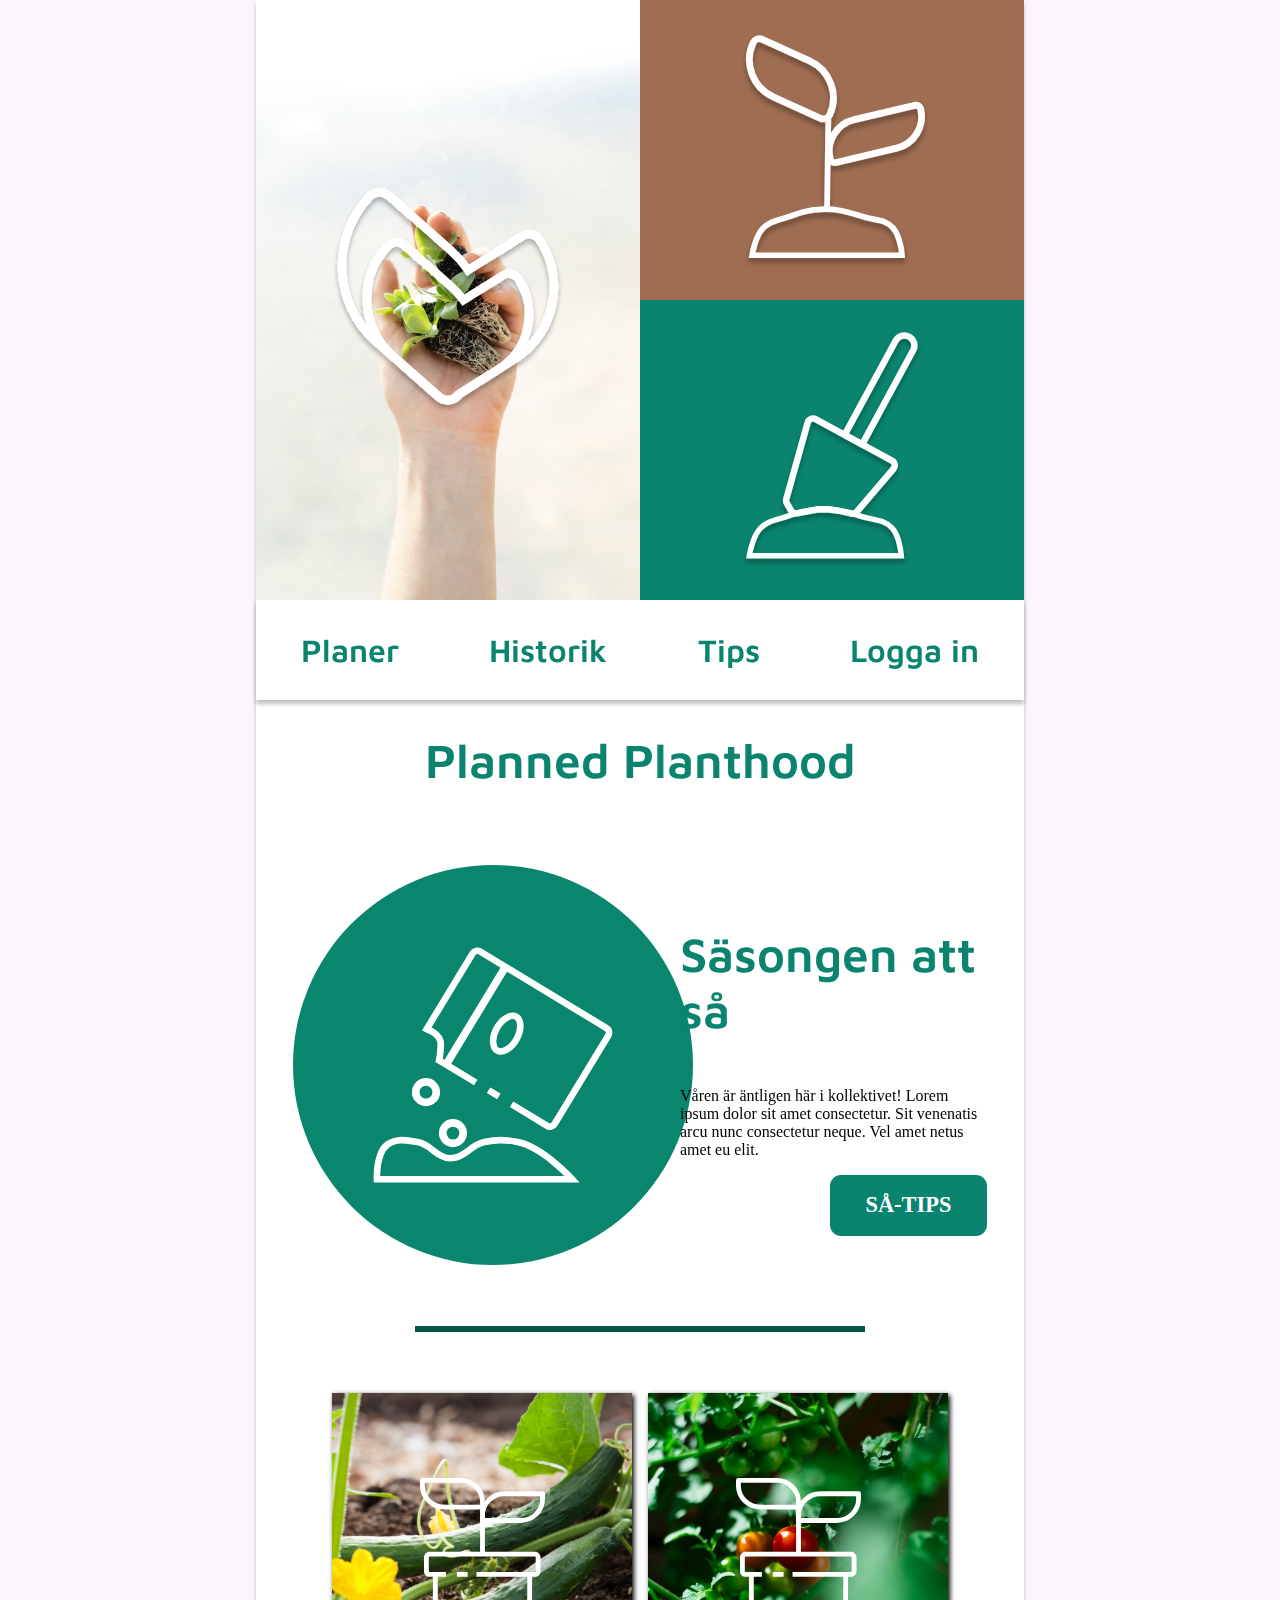
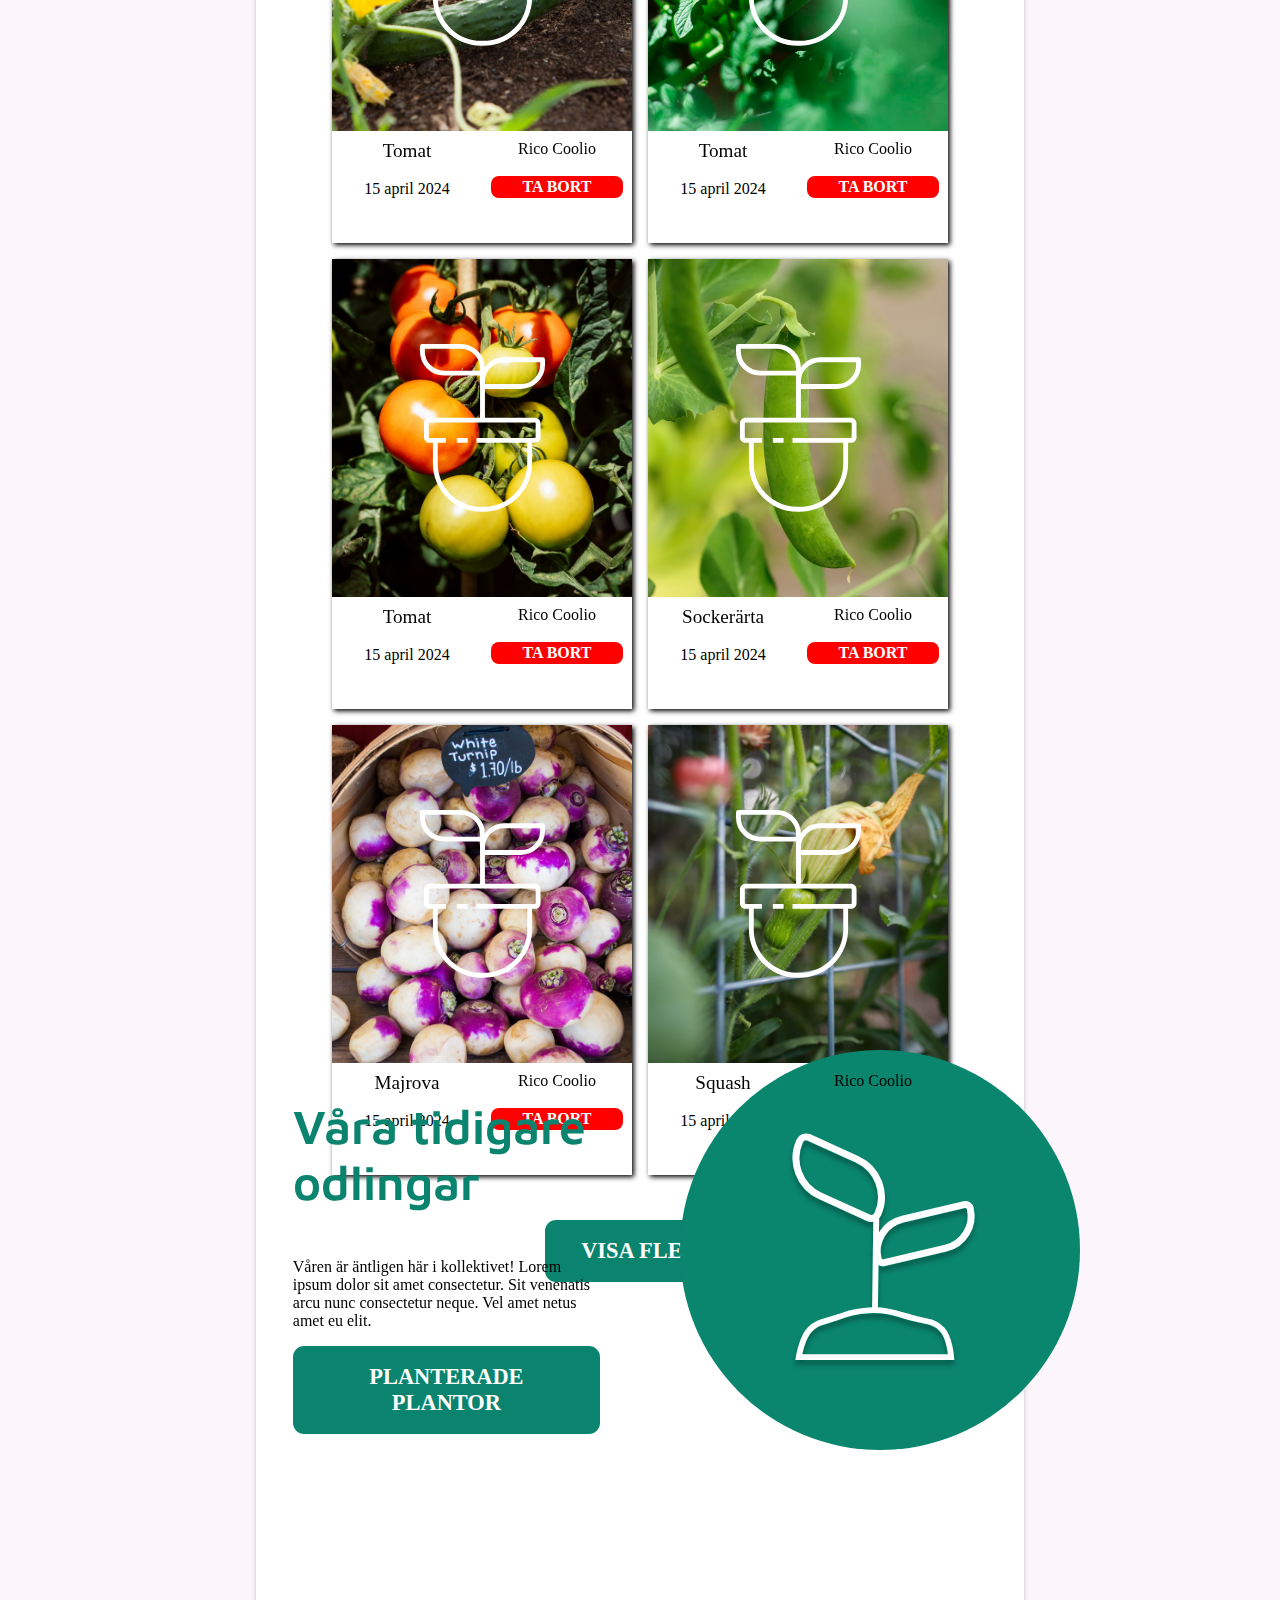
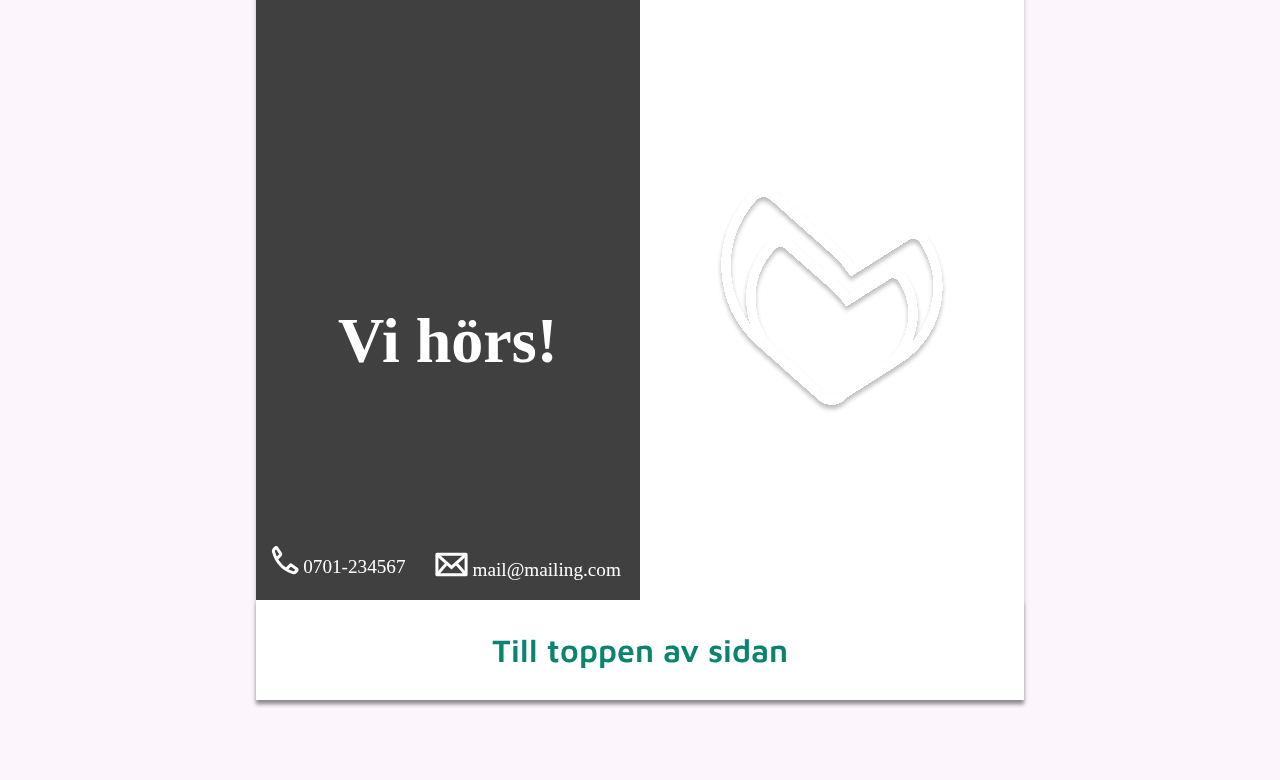
<file: index.html>
<!DOCTYPE html>
<html lang="en">
<head>
    <meta charset="UTF-8">
    <meta name="viewport" content="width=device-width, initial-scale=1.0">
    <link rel="stylesheet" href="style.css">
    <link href='https://fonts.googleapis.com/css?family=Maven Pro' rel='stylesheet'>
    <title>Document</title>
</head>
<body>
    <div class="wrapper">
        <header>
            <figure class="header-ol">
                <img src="images/hand.jpeg" alt="">
                <img class="float" src="images/Logo.svg" alt="">
                <figure class="threelinesmenu"><a href="mysidor.html"><img src="images/threelines.svg" alt=""></a></figure>
            </figure>
            <figure class="header-double">
                <img src="images/seedling.svg" alt="">
                <img src="images/dig.svg" alt="">
            </figure>
        </header>
        <nav>
            <a href="#">Planer</a>
            <a href="#">Historik</a>
            <a href="#">Tips</a>
            <a href="mysidor.html">Logga in</a>
        </nav>
        <main>
            <h1>
                Planned Planthood
            </h1>
            <section class="topmain">
                <article class="sectiongap">
                    <figure class="greencircle">
                        <img src="images/Vectorseedpackage.svg" alt="">
                    </figure>
                </article>
                <article class="sectiongap">
                    <h1>Säsongen att så</h1>
                    <p>Våren är äntligen här i kollektivet! 
                        Lorem ipsum dolor sit amet consectetur. Sit venenatis arcu nunc consectetur neque. Vel amet netus amet eu elit.</p>
                        <button id="greenbutton">Så-tips</button>
                    </article>
                </section>
                <line></line>
                
                    <section class="plantbox">
                        <article class="card">
                            <figure class="cardimg">
                                <img src="images/gurka.avif" style="width:100%" alt="">
                                <img src="images/plant.svg" alt="">
                            </figure>
                            <figcaption class="cardtext">
                                <section class="captionseperator">
                                    <h2>Tomat</h2>
                                    <time datetime="2024-04-15"> 15 april 2024</time>
                                </section>
                                <section class="captionseperator">
                                    <p>Rico Coolio</p>
                                    <button id="redbutton">Ta Bort</button>
                                    <img class="garbagered" src="images/garbage.svg" alt="Ta Bort">
                                </section>
                            </figcaption>
                        </article>
                        <article class="card">
                            <figure class="cardimg">
                                <img src="images/tomat.avif" style="width:100%" alt="">
                                <img src="images/plant.svg" alt="">
                            </figure>
                            <figcaption class="cardtext">
                                <section class="captionseperator">
                                    <h2>Tomat</h2>
                                    <time datetime="2024-04-15"> 15 april 2024</time>
                                </section>
                                <section class="captionseperator">
                                    <p>Rico Coolio</p>
                                    <button id="redbutton">Ta Bort</button>
                                    <img class="garbagered" src="images/garbage.svg" alt="Ta Bort">
                                </img>
                            </figcaption>
                        </article>
                        <article class="card">
                            <figure class="cardimg">
                                <img src="images/tomater.avif" style="width:100%" alt="">
                                <img src="images/plant.svg" alt="">
                            </figure>
                            <figcaption class="cardtext">
                                <section class="captionseperator">
                                    <h2>Tomat</h2>
                                    <time datetime="2024-04-15"> 15 april 2024</time>
                                </section>
                                <section class="captionseperator">
                                    <p>Rico Coolio</p>
                                    <button id="redbutton">Ta Bort</button>
                                    <img class="garbagered" src="images/garbage.svg" alt="Ta Bort">
                                </img>
                            </figcaption>
                        </article>
                        <article class="card">
                            <figure class="cardimg">
                                <img src="images/ärta.avif" style="width:100%" alt="">
                                <img src="images/plant.svg" alt="">
                            </figure>
                            <figcaption class="cardtext">
                                <section class="captionseperator">
                                    <h2>Sockerärta</h2>
                                    <time datetime="2024-04-15"> 15 april 2024</time>
                                </section>
                                <section class="captionseperator">
                                    <p>Rico Coolio</p>
                                    <button id="redbutton">Ta Bort</button>
                                    <img class="garbagered" src="images/garbage.svg" alt="Ta Bort">
                                </section>
                            </figcaption>
                        </article>
                        <article class="card">
                            <figure class="cardimg">
                                <img src="images/lilagrönsak.avif" style="width:100%" alt="">
                                <img src="images/plant.svg" alt="">
                            </figure>
                            <figcaption class="cardtext">
                                <section class="captionseperator">
                                    <h2>Majrova</h2>
                                    <time datetime="2024-04-15"> 15 april 2024</time>
                                </section>
                                <section class="captionseperator">
                                    <p>Rico Coolio</p>
                                    <button id="redbutton">Ta Bort</button>
                                    <img class="garbagered" src="images/garbage.svg" alt="Ta Bort">
                                </img>
                            </figcaption>
                        </article>
                        <article class="card">
                            <figure class="cardimg">
                                <img src="images/cloesupväxt.avif" style="width:100%" alt="">
                                <img src="images/plant.svg" alt="">
                            </figure>
                            <figcaption class="cardtext">
                                <section class="captionseperator">
                                    <h2>Squash</h2>
                                    <time datetime="2024-04-15"> 15 april 2024</time>
                                </section>
                                <section class="captionseperator">
                                    <p>Rico Coolio</p>
                                    <button id="redbutton">Ta Bort</button>
                                    <img class="garbagered" src="images/garbage.svg" alt="Ta Bort">
                                </img>
                            </figcaption>
                        </article>
                    </section>
                <button id="greenbutton" style="align-self: center;">Visa Fler</button>
                
            </main>
            <section class="secondpiece">
                <article class="sectiongap">
                    <h1>Våra tidigare odlingar</h1>
                    <p>Våren är äntligen här i kollektivet! 
                        Lorem ipsum dolor sit amet consectetur. Sit venenatis arcu nunc consectetur neque. Vel amet netus amet eu elit.</p>
                        <button id="greenbutton">Planterade plantor</button>
                    </article>
                    <article class="sectiongap">
                        <figure class="greencircle">
                            <img src="images/seedling.svg" alt="">
                        </figure>
                    </article>
                </section>
                <footer class="firstfooter">
                    <section class="containerthem">
                        <figure class="blackfooter">
                            <h3 style="align-self: center;">
                                Vi hörs!
                            </h3>
                            <figcaption class="details">
                                <p>0701-234567</p>
                                <p>mail@mailing.com</p>
                            </figcaption>
                        </figure>
                        <section class="half">
                            <img class="float" src="images/Logo.svg"alt="">
                        </section>
                    </section>
                    
                </footer>
                
                <nav class="nav">
                    <a href="#">Till toppen av sidan</a>
                </nav>
            </div>
            
        </body>
        </html>
</file>
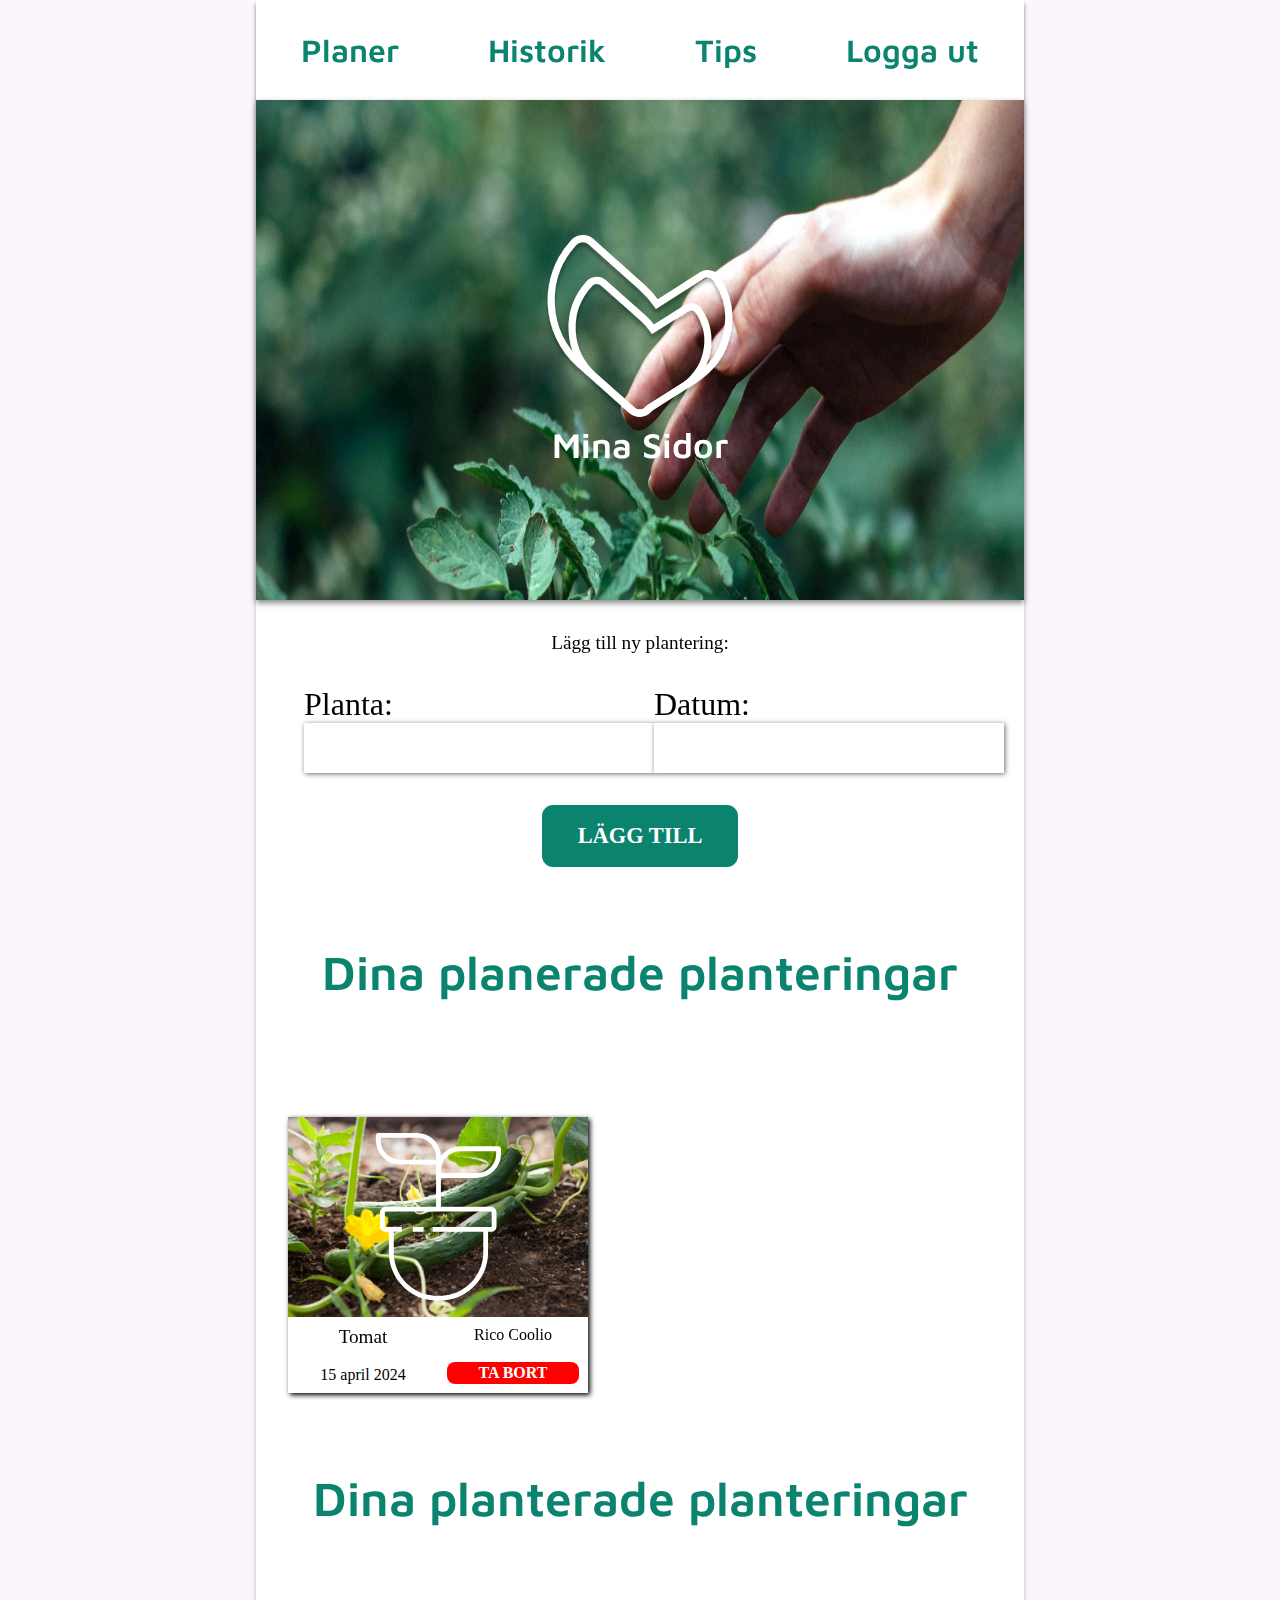
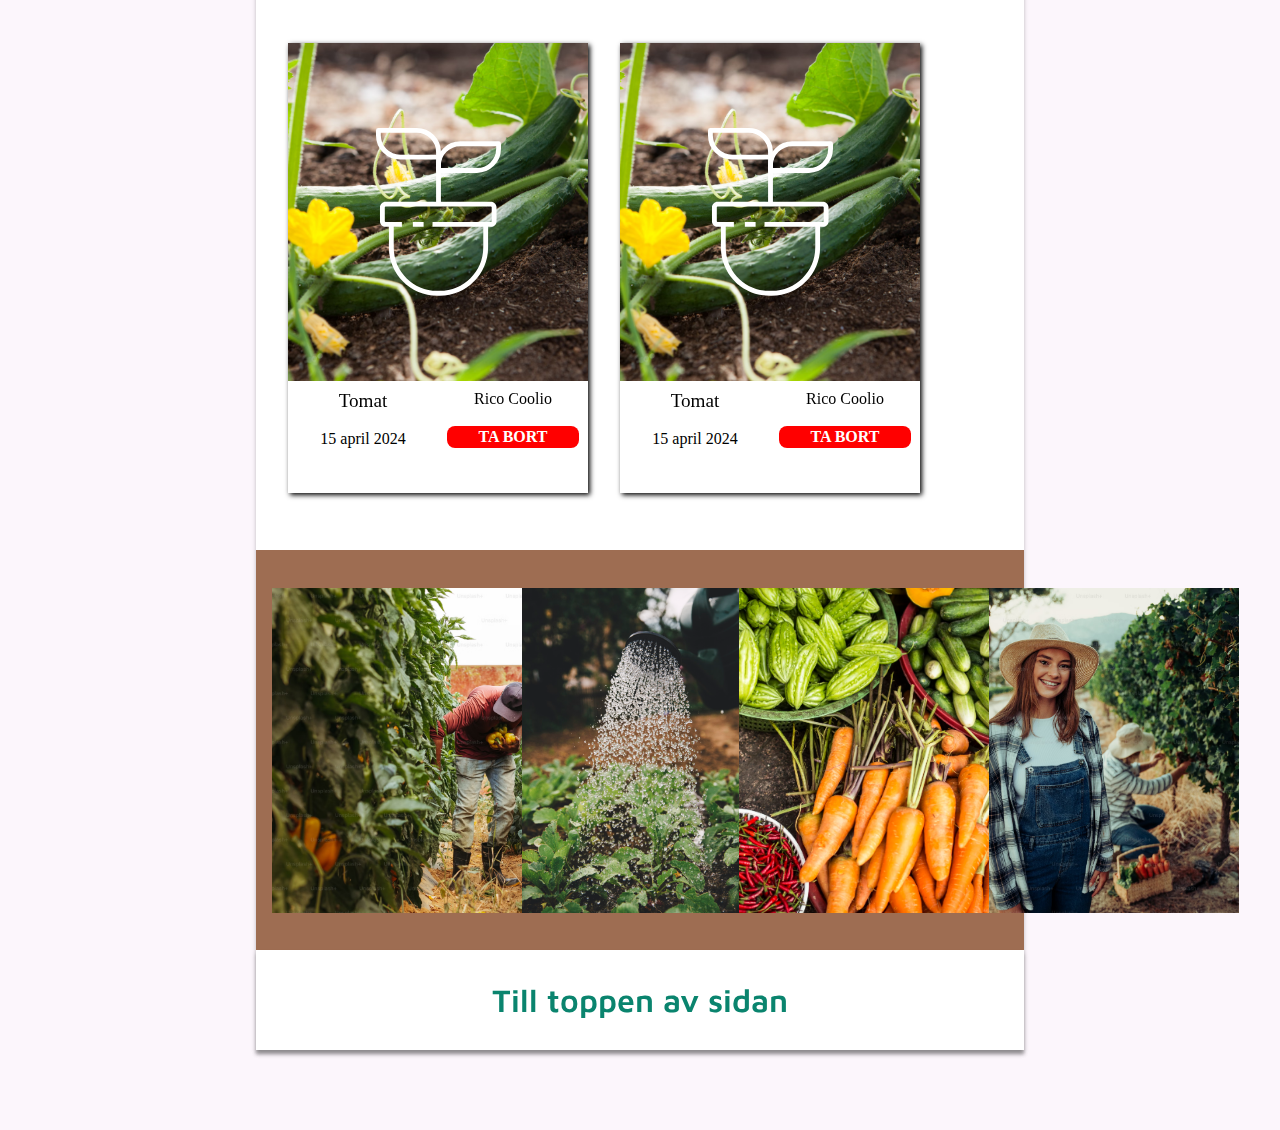
<file: mysidor.html>
<!DOCTYPE html>
<html lang="en">
<head>
    <meta charset="UTF-8">
    <meta name="viewport" content="width=device-width, initial-scale=1.0">
    <link rel="stylesheet" href="style.css">
    <link rel="stylesheet" href="mysidorstyles.css">
    <link href='https://fonts.googleapis.com/css?family=Maven Pro' rel='stylesheet'>
    <title>My Sidor</title>
</head>
<body> 
    <div class="wrapper">
        <nav>
            <a href="#">Planer</a>
            <a href="#">Historik</a>
            <a href="#">Tips</a>
            <a href="index.html">Logga ut</a>
        </nav>
        <header>
            <figure class="float">
                <img src="images/Logo.svg" alt="">
                <h1>Mina Sidor</h1>
            </figure>
            <figure class="threelinesmenu"><a href="index.html"><img src="images/threelines.svg" alt=""></a></figure>
        </header>
        <main>
                <section class="plants">
                    <span>
                        <h2>Lägg till ny plantering: </h2>
                    </span>
                    <article class="plantstogether">
                        <section>
                            <p>Planta:</p>
                            <input type="text" name="Planta" id="">
                        </section>
                        <section>
                            <p>Datum:</p>
                            <input type="text" name="Datum" id="">
                        </section>
                    </article>
                    <button id="greenbutton" style="align-self: center;">Lägg till</button>
                </section>

                <h1>Dina planerade planteringar</h1> 
                <article class="card">
                    <figure class="cardimg">
                        <img src="images/gurka.avif" style="width:100%" alt="">
                        <img src="images/plant.svg" alt="">
                    </figure>
                    <figcaption class="cardtext">
                        <section class="captionseperator">
                            <h2>Tomat</h2>
                            <time datetime="2024-04-15"> 15 april 2024</time>
                        </section>
                        <section class="captionseperator">
                            <p>Rico Coolio</p>
                            <button id="redbutton">Ta Bort</button>
                            <img class="garbagered" src="images/garbage.svg" alt="Ta Bort">
                        </section>
                    </figcaption>
                </article> 
                <h1>Dina planterade planteringar</h1>
                <section class="together">
                    <article class="card">
                        <figure class="cardimg">
                            <img src="images/gurka.avif" style="width:100%" alt="">
                            <img src="images/plant.svg" alt="">
                        </figure>
                        <figcaption class="cardtext">
                            <section class="captionseperator">
                                <h2>Tomat</h2>
                                <time datetime="2024-04-15"> 15 april 2024</time>
                            </section>
                            <section class="captionseperator">
                                <p>Rico Coolio</p>
                                <button id="redbutton">Ta Bort</button>
                                <img class="garbagered" src="images/garbage.svg" alt="Ta Bort">
                            </section>
                        </figcaption>
                    </article>
                    <article class="card">
                        <figure class="cardimg">
                            <img src="images/gurka.avif" style="width:100%" alt="">
                            <img src="images/plant.svg" alt="">
                        </figure>
                        <figcaption class="cardtext">
                            <section class="captionseperator">
                                <h2>Tomat</h2>
                                <time datetime="2024-04-15"> 15 april 2024</time>
                            </section>
                            <section class="captionseperator">
                                <p>Rico Coolio</p>
                                <button id="redbutton">Ta Bort</button>
                                <img class="garbagered" src="images/garbage.svg" alt="Ta Bort">
                            </section>
                        </figcaption>
                    </article>
                </section>
            </main>
            <footer class="secondfooter">
                <img src="images/plockar.avif" alt="">
                <img src="images/vattenkanna.avif" alt="">
                <img src="images/massagrönsaker.avif" alt="">
                <img src="images/tjejmedhatt.avif" alt="">
            </footer>
            <nav class="nav">
                <a href="#">Till toppen av sidan</a>
            </nav>
        </div>
    </body>
    </html>
</file>
<file: style.css>
* {
    box-sizing: border-box;
}
body {
    display: flex;
    margin: 0;
    margin-bottom: 5em;
    padding: 0;
    background-color: rgb(252, 246, 252) ;
}

article {
    display: flex;
}


figure {
    margin-block-start: 0;
    margin-block-end: 0;
    margin-inline-start: 0;
    margin-inline-end: 0;
    unicode-bidi: isolate;
}

h1, h2, h3, p, a {
    text-rendering: optimizeLegibility !important;
    -webkit-font-smoothing: antialiased !important;
    filter:blur(0.5px);
    font-smooth: antialiased;
}


p {
    margin-block-start: 0;
    margin-block-end: 0;
    font-size: 1.5em;
    -webkit-font-smoothing: antialiased;
}

.wrapper {
    display: grid;
    grid-template-columns: repeat(24, 1fr);
    grid-auto-rows: minmax(25px, 50px);
    max-width: 60vw;
    min-height: 100vh;
    margin: 0 auto;
    background-color: white;
    flex-shrink: 0;
    flex-grow: 0;
    flex-basis: 100%;
    box-shadow: 0px 4px 4px 0px rgba(0, 0, 0, 0.25);

    nav {
        grid-column: span 24;
        grid-row: span 2;
        justify-content: space-around;
        align-items: center;
        font-family: 'Maven Pro';
        box-shadow: 0px 4px 4px 0px rgba(0, 0, 0, 0.25); 

    }
    nav a {
        text-decoration: none;
        color:rgb(10, 132, 110);
        font-size: 2em;
        font-weight: 600;
        
    } 
}
.wrapper > * {  
    display: flex;
}
.wrapper header {
    grid-column: span 24;
    grid-row: span 12;
    display: flex;
    width: 100%;
    height: 100%;
    box-shadow: none;
}
.header-ol {
    width: 50%;
    height: 100%;
    display: flex;
    justify-content: center;
    
}        .header-ol img:first-child{
    width: 100%;
    height: 100%;
    object-fit: cover;
}
.float {
    position: absolute;
    height: 25%;
    width: 25%;
    align-self: center;
}
.header-double {
    display: flex;
    width: 50%;
    height: 50%;
    flex-direction: column;

    img {
        width: 100%;
        height: 100%;
        padding: 2em;
    }
}

main section button {
    align-self: flex-end;
}

.header-double img:nth-child(1) {
    background-color: rgb(158, 109, 82);
}
.header-double img:nth-child(2) {
    background-color: rgb(10, 132, 110);
}
.wrapper nav {
    grid-column: span 24;
    grid-row: span 2;
    justify-content: space-around;
    align-items: center;
    font-family: 'Maven Pro';
    box-shadow: 0px 4px 4px 0px rgba(0, 0, 0, 0.25); 
}
nav a {
    text-decoration: none;
    color:rgb(10, 132, 110);
    font-size: 2em;
    font-weight: 600;
    
}
.wrapper main {
    display: flex;
    grid-column: span 24;
    grid-row: span 36;
    flex-direction: column;
    gap:5vh;
    
} 
.wrapper h1 {
    align-self: center;
    color: rgb(10, 132, 110);
    font-size: 3em;
    font-family: 'Maven Pro';
    font-weight: 600;
}
.topmain {
    display: flex;
    flex-direction: row;
    justify-content: center;
    gap: 5em;
    flex-shrink: 1;
    grid-row: span 14;
}
.secondpiece {
    display: flex;
    flex-direction: row;
    justify-content: center;
    gap: 5em;
    flex-shrink: 1;
    grid-row: span 14;
    grid-column: span 24;
}
.sectiongap {
    display: flex;
    width: 40%;
    height: 100%;
    flex-direction: column;
    justify-content: center;
    flex-wrap: wrap;
    gap: 1em;
}
.greencircle {
    background-color:#0a856e;
    border-radius: 100%;
    display: flex;
    align-self: center;
    flex-shrink: 1;
    width: clamp(20em, 25em, 30em);
    height: clamp(20em, 25em, 30em);
}
.greencircle img {
    width: 100%;
    height: 100%;
    padding: 20%;
}
line {
    width: 50vh;
    border: 3px solid #055647;
    align-self: center;
    margin: 1em;
}
.card img:nth-child(2) {
    position: absolute;
    width: 125px;
    align-self: center;
}
.card {
    height: 450px;
    width: 300px;
    box-shadow: 2px 2px 5px black;
    display: flex;
    flex-direction: column;
    flex-shrink: 1;
}
.cardimg {
    display: flex;
    width: 100%;
    height: 75%;
    justify-content: center;
    flex: 0 1 auto;
} 
.cardimg img{
    object-fit: cover;
}
.cardtext {
    display: flex;
    text-align: center;
}
.cardtext > * {
    width: 50%;
    margin: 0;
}
.captionseperator {
        width: 100%;
        flex: 0 1 auto;
        height: 100%;
        display: flex;
        justify-content: space-between;
        flex-direction: column;
        align-items: center;
        gap: 2vh;
        padding: 1vh;
    }

.threelinesmenu {
    display: none;
    position: absolute;
    left: 88%;
    top: 2%;
}
.plantbox {
    display: flex;
    flex-wrap: wrap;
    gap: 1em;
    justify-content: center;
}
#redbutton {
    background-color: red;
    color: white;
    border: none;
    width: 100%;
    font-size: 1em;
    flex-grow: 1;
}
#greenbutton {
    background-color: rgb(10, 132, 110);
    padding: 0.8em 1.6em;
    font-size: 1.4em;
    color: white;
    width: fit-content;
}
main p {
    font-weight: 500;
}
button {
    font-family: 'Open Sans';
    font-style: normal;
    padding-block: 0;
    cursor: pointer;
    border-radius: 0.5em;
    border: 0;
    flex-shrink: 1;
    text-transform: uppercase;
    font-weight: 700;
}

.blackfooter {
    background-color: black;
    width: 50%;
    filter: opacity(75%);
    display: flex;
    flex: 1 0 auto;
    text-align: center;
    flex-direction: column;
    gap: 5em;
    justify-content: flex-end;
}
.blackfooter h3 {
    font-size: 4em;
    align-content: center;
}
.blackfooter > * {
    color: white;
    filter: opacity(100%);
}
.containerthem {
    display: flex;
    width:100%;
    height:100%;
}
.details {
    font-size: 1.2em;
    display: flex;
    justify-content: space-between;
    align-content: center;
    padding: 1em;
    align-items: center;
}
.half {
    width: 50%;
    height: 100%;
    display: flex;
    justify-content: center;
}
h2 {
    margin-block-start: 0;
    margin-block-end: 0;
    font-size: 1.5vw;
    font-weight: 500;
}
b {
    font-size: 1em;
    text-align: end;
}
p {
    font-size: 1em;
}
.details p:nth-child(1):before { 
    content: url('images/telephone.svg');
    position:relative; /*or absolute*/
    z-index:100000; /*a number that's more than the modal box*/
    right: 0.2em;
    top: 0.1em;
}
.details p:nth-child(2):before { 
    content: url('images/envelope.svg');
    position:relative; /*or absolute*/
    z-index:100000; /*a number that's more than the modal box*/
    right: 0.2em;
    top: 0.3em;
}
.garbagered {
    filter: invert(29%) sepia(86%) saturate(7455%) hue-rotate(355deg) brightness(95%) contrast(124%);
    display: none;
    width: 30px;
    height: 30px;
}
.garbagered img {
    height: 30px;
}
.wrapper .nav {
    grid-column: span 24;
    grid-row: span 2;
    justify-content: space-around;
    align-items: center;
    font-family: 'Maven Pro';
    box-shadow: 0px 4px 4px 0px rgba(0, 0, 0, 0.25); 
}
.nav a {
    text-decoration: none;
    color:rgb(10, 132, 110);
    font-size: 2em;
    font-weight: 600;
}

.firstfooter {
    grid-column: span 24;
    grid-row: span 12;
    background: url("images/handsidan.avif") no-repeat fixed center;
    background-size: 100%;
    background-position: 100%;
    width: 100%;
    height: 100%;
}



@media only screen and (max-width: 720px) {
    body {
        margin-bottom: 0;
    }
    .wrapper {
        max-width: 100vw;
    }
    .float {
        height: 50%;
        width: 50%;
    }
    .wrapper header {
        flex-direction: column;
    }
    .wrapper nav {
        display: none;
    }
    .header-ol {
        width: 100%;
        height: 100%;
    }
    .header-double {
        width: 100%;
        flex-direction: row;
    }
    .wrapper main {
        grid-row: 19 / 74;
    }
    h2 {
        font-size: 2em
    }
    .sectiongap {
        width: 100%;
        text-align: center;
        gap: 2em;
    }
    
    .captionseperator{
        justify-content:start;
    }

    .cardimg {
        height: 65%;
    }
    
    .wrapper section {
        align-items: center;
    }
    .wrapper main article {
        flex-wrap: wrap;
    }
    main section {
        gap: 2vh;
    }
    main section button {
        align-self: center;
    }
    
    .sectiongap {
        justify-content: center;
        align-items: center;
    }

    
    .secondpiece {
        gap: 5em;
        flex-shrink: 1;
        grid-row: span 20;
        grid-column: span 24;
        margin: 3em;
        flex-direction: column ;
        align-content: center;
        justify-content: center;
        align-items: center;
        
    }
    .card img:nth-child(2) {
        position: absolute;
        width: 125px;
        align-self: center;
    }
    
    #redbutton {
        display: none;
    }
    
    .garbagered {
        display: inline-block;
    }
    
    main p {
        width: 75%;
        font-size: 2em;
    }

    .card p {
        font-size: 1.5em;
    }
    
    .sectiongap h1 {
        padding: 0;
    }
    
    .threelinesmenu {
        display: block;
    }
    
    .firstfooter {
        grid-row: span 24;
    }
    
    .containerthem {
        flex-direction: column-reverse;
        align-items: center;
    }
    
    .blackfooter {
        width: 100%;
        height: 50%;
    }
    
    .details p:nth-child(2)::before {
        display: none;
    }

    .topmain {

        flex-direction: column;
        justify-content: center;
    }
    
    .details p:nth-child(2)::after {
        content: url('images/envelope.svg');
        position:relative; /*or absolute*/
        z-index:100000; /*a number that's more than the modal box*/
        right: 0.2em;
        top: 0.25em;
        margin-left: 0.5em;
    }
    
}
</file>
<file: mysidorstyles.css>
.wrapper header {
    grid-column: span 24;
    grid-row: span 10;
    background: url("images/handsidan.avif") no-repeat fixed center;
    background-size: 70% 250%;
    background-position-y: 50%;
    background-position-y: 60%;
    width: 100%;
    height: 100%;
    justify-content: center;
    color: white;
    box-shadow: 0px 3px 6px 0px rgba(0, 0, 0, 0.479);

    h1 {
        color: white;
        font-size: 2.2em;
        margin-block-start: 0em;
        margin-block-end: 0em;
        padding: 0;
    }
    
}

.wrapper h1 {
    margin-bottom: 1.5em;
}

.float {
    display: flex;
    flex-direction: column;
    color: white;
    justify-content: center;
    width: 15%;
    height: 15%;
}

.wrapper main {
    padding: 2em;
    grid-row: span 31;
    overflow: hidden;
}

.plants {
    display: flex;
    flex-direction: column;
    justify-content: space-around;
    align-items:center;
    gap: 1em;
    flex-grow: 1;
    padding: 0;
    flex-shrink: 1; 
    
    p {
        font-size: 2em;
    }
}

.plantstogether {
    display: flex;
    
    width: 100%;
    justify-content: space-around;
    padding: 1em;
    
}

#text {
    font-size: 2em;
}

#greenbutton {
    margin-bottom: 0;
}

input { 
    max-width: 500px;
    min-width: 350px;
    width: 100%;
    height: 50px;
    border: none;
    box-shadow: 1px 1px 5px rgba(0, 0, 0, 0.575);
}


input:focus {
    border: 4px solid rgb(10, 132, 110);
    outline: none;
}

p {
    margin-block-start: 0;
    margin-block-end: 0;
}

.together {
    display: flex;
    width: 100%;
    height: 100%;
    column-gap: 2em;
    
}

article h1 {
    text-align: center;
}

.secondfooter {
    background: rgba(158, 109, 82, 1);
    grid-column: span 24;
    grid-row: span 8;
    display: flex;
    justify-content: space-around;
    align-items: center;
    padding: 1em;
}

.secondfooter img { 
        width: 250px;
        height: 325px;
        object-fit: cover;
}

.threelinesmenu {
    left: 72%;
    width: 67px;
    height: 55px;
}

.threelinesmenu img {
    height: 100%;
    width: 100%;
}

@media only screen and (max-width: 720px) {
    .wrapper {
        width: 100vw;
    }
    .wrapper header {
        background-size: 100% 150%;
        background-position-y: 75%;
        grid-row: span 14;
    }
    .wrapper header img:nth-of-type(1) {
        width: 300px;
        align-self: center;
    }
    
    .wrapper header img:nth-of-type(-1) {
        width: 100px;
    }
    .wrapper main {
        grid-row: span 33;
    }
    .wrapper header h1 {
        font-size: 3em;
    }
    input { 
        width: -webkit-fill-available;
        max-width: 100%;
        min-width: 350px;
    }
    .plantstogether {
        flex-direction: column;
        gap: 1em;
    }

.wrapper main article {
    flex-wrap: nowrap;
}

    .secondfooter {
        flex-wrap: wrap;
        flex-direction: row;
        padding: 1em;
        gap: 0.5em;
    }
    .secondfooter img {
        width: 340px;
        height: 180px;
        align-content: center;
    }
    
    .wrapper h1 {
        font-size: 2em;
    }
    
    article h1 {
        margin-top: 0em;
        margin: 0;
        margin: 2em 1em 1em 1em;
    }
    
    #greenbutton {
        margin-bottom: 1em;
    }
    
}
</file>
